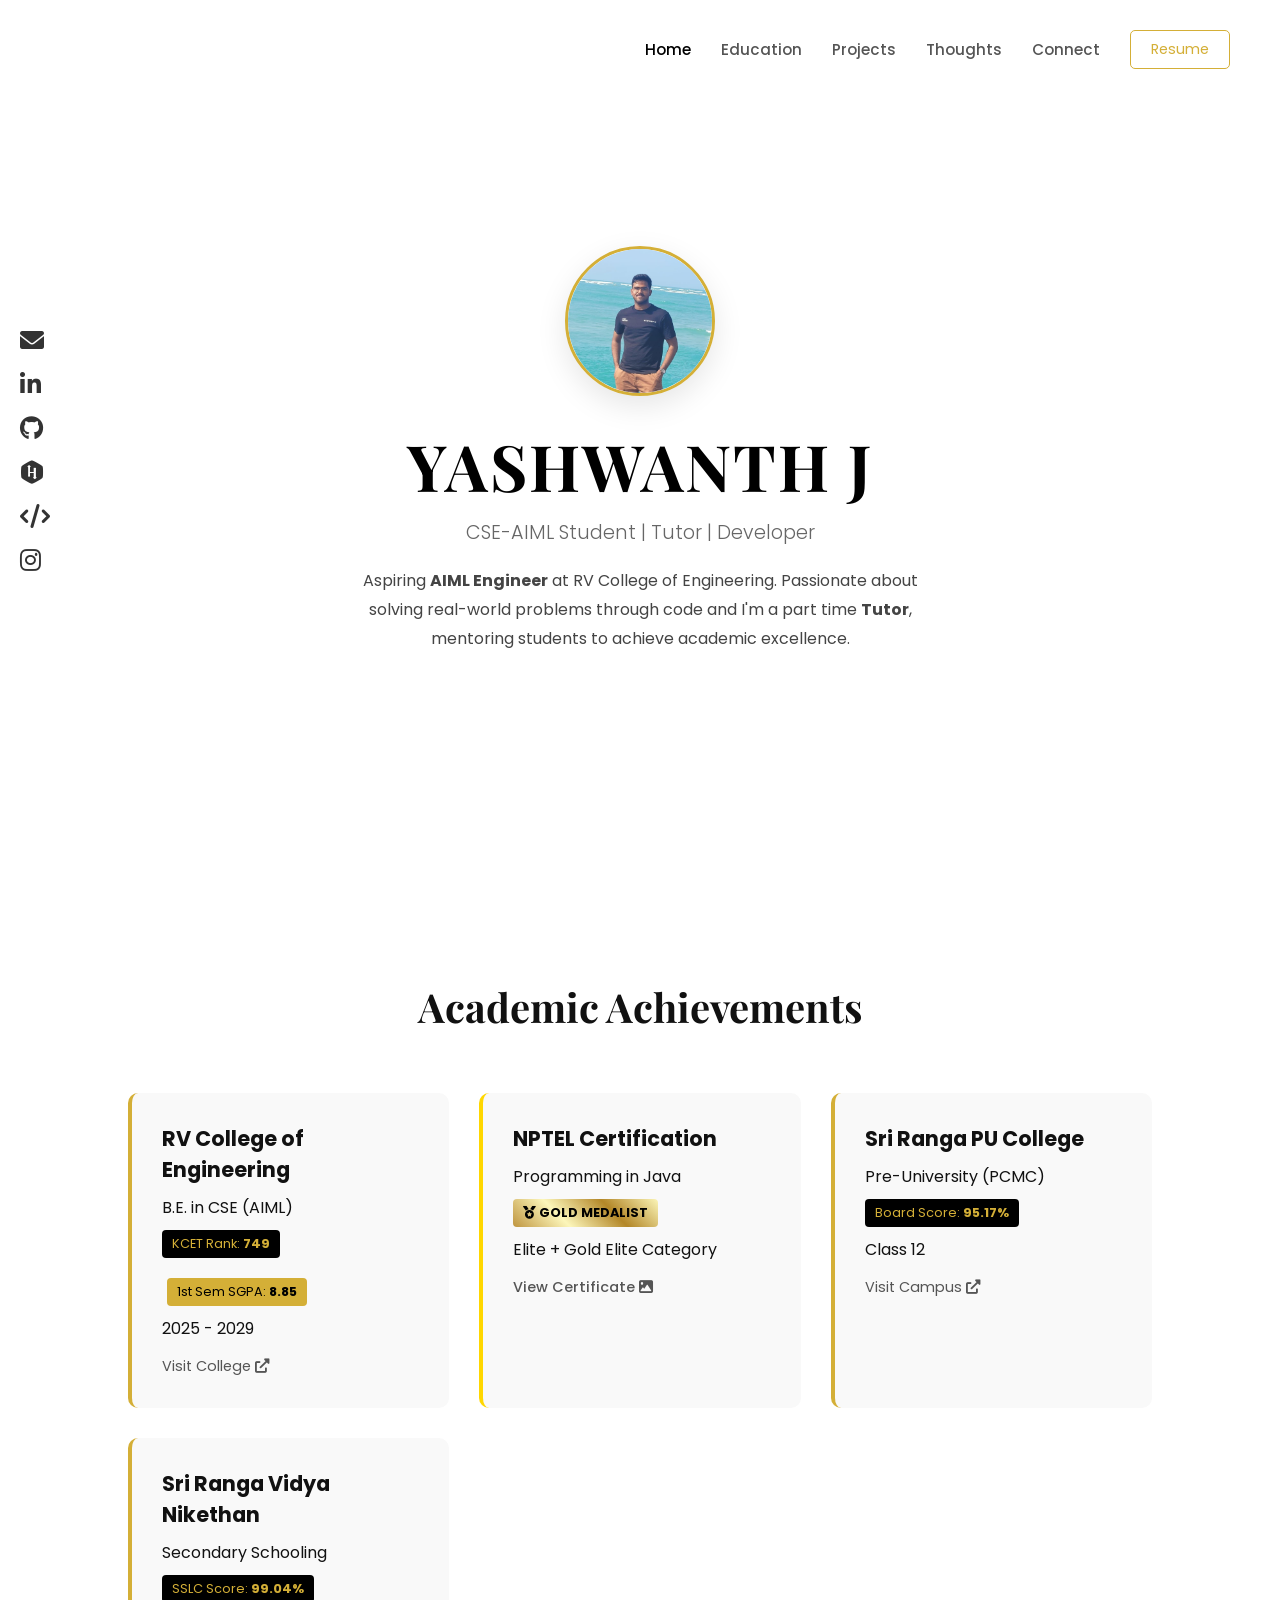
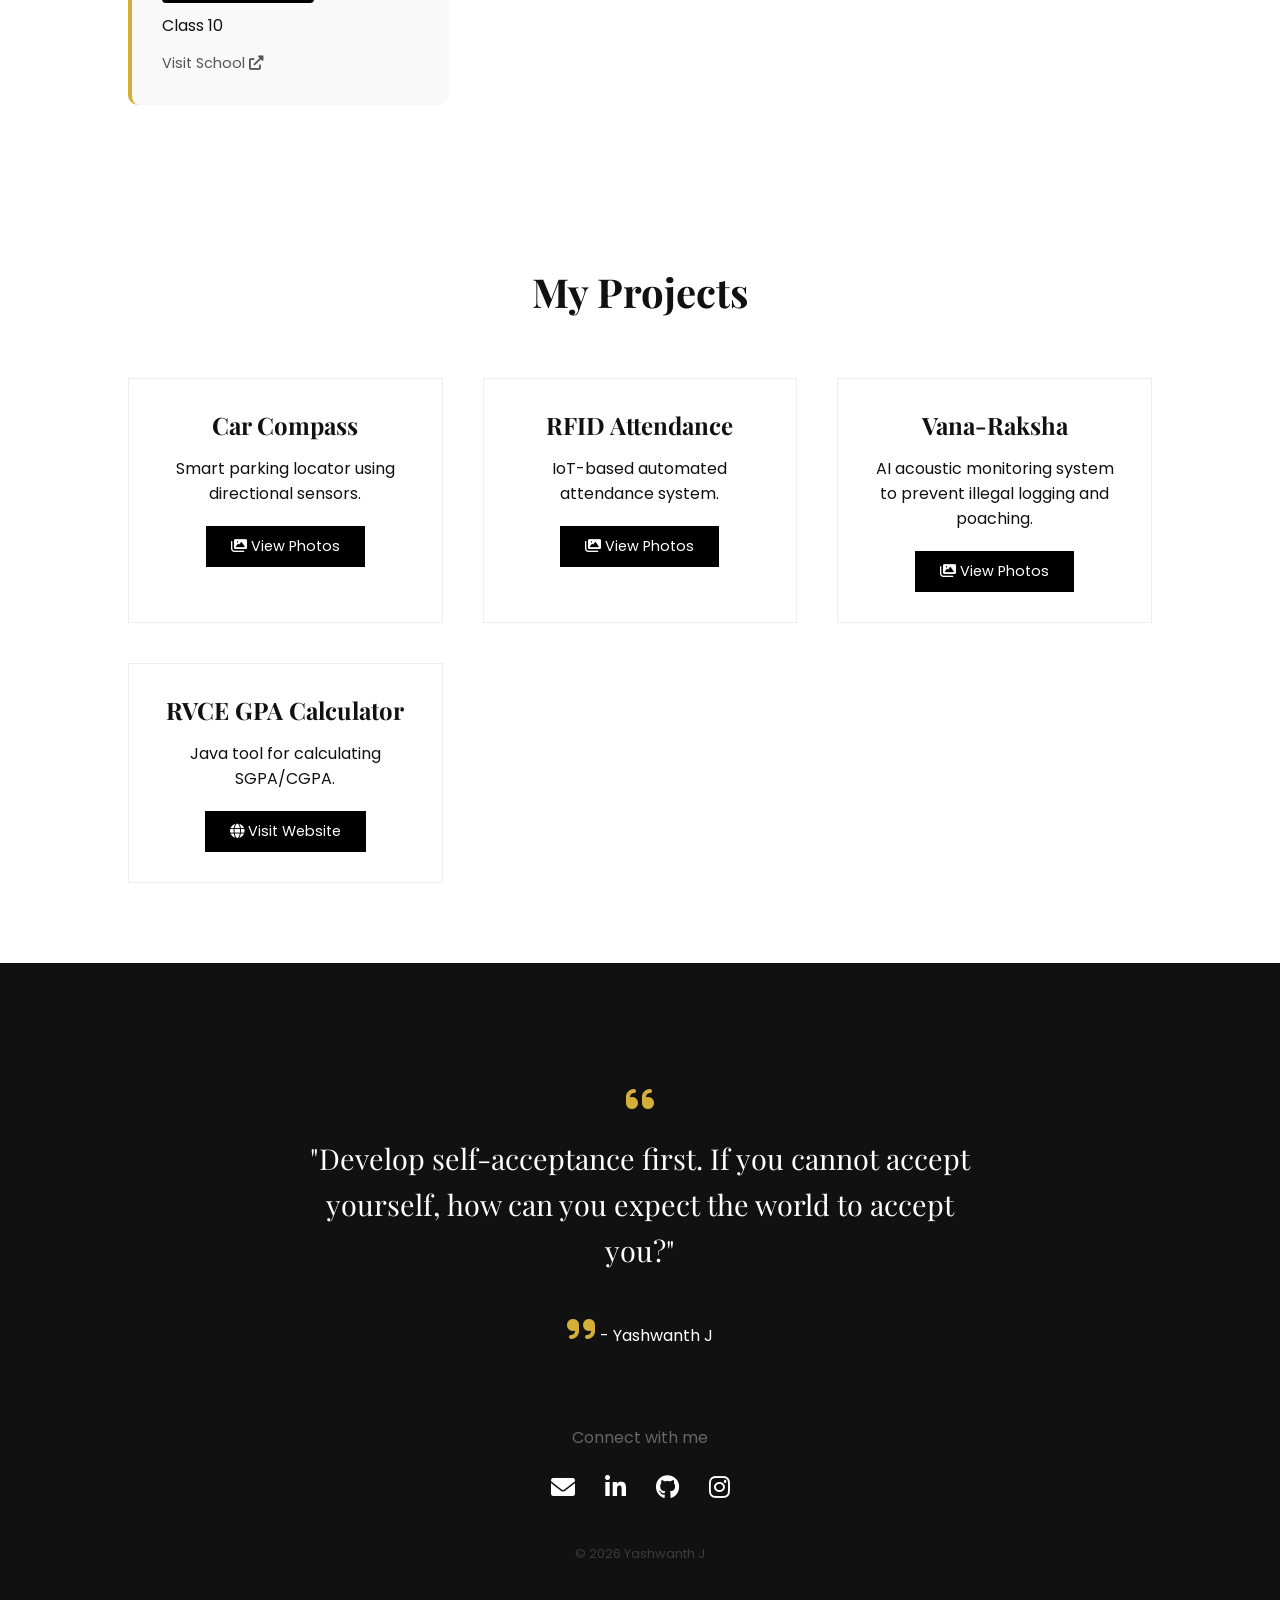
<file: index.html>
<!DOCTYPE html>
<html lang="en">
<head>
    <meta charset="UTF-8">
    <meta name="viewport" content="width=device-width, initial-scale=1.0">
    <title>Yashwanth J | Portfolio</title>
    <link rel="preconnect" href="https://fonts.googleapis.com">
    <link rel="preconnect" href="https://fonts.gstatic.com" crossorigin>
    <link href="https://fonts.googleapis.com/css2?family=Playfair+Display:wght@700;900&family=Poppins:wght@300;400;500;600&display=swap" rel="stylesheet">
    
    <link rel="stylesheet" href="style.css">
    <link rel="stylesheet" href="https://cdnjs.cloudflare.com/ajax/libs/font-awesome/6.0.0/css/all.min.css">
</head>
<body>

    <div class="social-sidebar">
       <a href="https://mail.google.com/mail/?view=cm&fs=1&to=yashwanthjrvce@gmail.com" target="_blank" class="social-item">
    <i class="fas fa-envelope"></i> <span class="platform-name">Gmail</span>
</a>
        <a href="https://www.linkedin.com/in/yashwanth-j-852555387/" target="_blank" class="social-item">
            <i class="fab fa-linkedin-in"></i> <span class="platform-name">LinkedIn</span>
        </a>
        <a href="https://github.com/YASHWANTH-J-HACKER" target="_blank" class="social-item">
            <i class="fab fa-github"></i> <span class="platform-name">GitHub</span>
        </a>
        <a href="https://www.hackerrank.com/profile/yashwanthj_ci25" target="_blank" class="social-item">
            <i class="fab fa-hackerrank"></i> <span class="platform-name">HackerRank</span>
        </a>
        <a href="https://leetcode.com/u/the_hacker_yashwanth/" target="_blank" class="social-item">
            <i class="fas fa-code"></i> <span class="platform-name">LeetCode</span>
        </a>
        <a href="https://www.instagram.com/i_am_yashwanth_j/" target="_blank" class="social-item">
            <i class="fab fa-instagram"></i> <span class="platform-name">Instagram</span>
        </a>
    </div>

    <nav class="top-nav">
        <div class="nav-links">
            <a href="#home" class="nav-btn active">Home</a>
            <a href="#education" class="nav-btn">Education</a>
            <a href="#projects" class="nav-btn">Projects</a>
            <a href="#quote" class="nav-btn">Thoughts</a>
            <a href="#connect" class="nav-btn">Connect</a>
            <a href="resume.pdf" target="_blank" class="nav-resume">Resume</a>
        </div>
    </nav>

    <section id="home" class="hero-section">
        <div class="profile-container">
            <img src="profile.jpg" alt="Yashwanth J" class="main-photo">
        </div>
        <h1 class="bulky-name">YASHWANTH J</h1>
        <p class="tagline">CSE-AIML Student | Tutor | Developer</p>
        <p class="bio-text">
            Aspiring <b>AIML Engineer</b> at RV College of Engineering. 
            Passionate about solving real-world problems through code and I'm a part time <strong>Tutor</strong>, mentoring students to achieve academic excellence.
        </p>
    </section>
    
    <section id="education">
        <h2 class="section-title">Academic Achievements</h2>
        <div class="edu-grid">
            <div class="edu-card">
                <h3>RV College of Engineering</h3>
                <p class="degree">B.E. in CSE (AIML)</p>
                <div class="score-badge">KCET Rank: <b>749</b></div>
                <div class="score-badge" style="background: var(--gold); color: #000; margin-left: 5px;">1st Sem SGPA: <b>8.85</b></div>
                <p class="year">2025 - 2029</p>
                <a href="https://rvce.edu.in" target="_blank" class="visit-btn">Visit College <i class="fas fa-external-link-alt"></i></a>
            </div>

            <div class="edu-card" style="border-left-color: #ffd700;">
                <h3>NPTEL Certification</h3>
                <p class="degree">Programming in Java</p>
                <div class="score-badge" style="background: linear-gradient(45deg, #bf953f, #fcf6ba, #b38728, #fbf5b7); color: #000; font-weight: bold;">
                    <i class="fas fa-medal"></i> GOLD MEDALIST
                </div>
                <p class="year">Elite + Gold Elite Category</p>
                <button class="visit-btn" onclick="openModal('modal-nptel')" style="background: none; border: none; cursor: pointer; padding: 0; font-weight: 500;">
                    View Certificate <i class="fas fa-image"></i>
                </button>
            </div>

            <div class="edu-card">
                <h3>Sri Ranga PU College</h3>
                <p class="degree">Pre-University (PCMC)</p>
                <div class="score-badge">Board Score: <b>95.17%</b></div>
                <p class="year">Class 12</p>
                <a href="https://www.uniapply.com/school/sri-ranga-pu-college-tdasarahalli-bangalore/" target="_blank" class="visit-btn">Visit Campus <i class="fas fa-external-link-alt"></i></a>
            </div>

            <div class="edu-card">
                <h3>Sri Ranga Vidya Nikethan</h3>
                <p class="degree">Secondary Schooling</p>
                <div class="score-badge">SSLC Score: <b>99.04%</b></div>
                <p class="year">Class 10</p>
                <a href="https://srvngroup.com/" target="_blank" class="visit-btn">Visit School <i class="fas fa-external-link-alt"></i></a>
            </div>
        </div>
    </section>

    <section id="projects">
        <h2 class="section-title">My Projects</h2>
        <div class="projects-container">
            
            <div class="project-box">
                <h3>Car Compass</h3>
                <p>Smart parking locator using directional sensors.</p>
                <button class="btn-action" onclick="openModal('modal-compass')">
                    <i class="fas fa-images"></i> View Photos
                </button>
            </div>

            <div class="project-box">
                <h3>RFID Attendance</h3>
                <p>IoT-based automated attendance system.</p>
                <button class="btn-action" onclick="openModal('modal-rfid')">
                    <i class="fas fa-images"></i> View Photos
                </button>
            </div>

            <div class="project-box">
                <h3>Vana-Raksha</h3>
                <p>AI acoustic monitoring system to prevent illegal logging and poaching.</p>
                <button class="btn-action" onclick="openModal('modal-vanraksha')">
                    <i class="fas fa-images"></i> View Photos
                </button>
            </div>

            <div class="project-box">
                <h3>RVCE GPA Calculator</h3>
                <p>Java tool for calculating SGPA/CGPA.</p>
                <a href="https://yashwanth-j-hacker.github.io/RVCE-Gpa-Calculator/" target="_blank" class="btn-action link-btn">
                    <i class="fas fa-globe"></i> Visit Website
                </a>
            </div>
        </div>
    </section>

    <section id="quote" class="quote-section">
        <div class="quote-box">
            <i class="fas fa-quote-left quote-icon"></i>
            <p>
                "Develop self-acceptance first. If you cannot accept yourself, 
                how can you expect the world to accept you?"
            </p>
            <i class="fas fa-quote-right quote-icon"></i>
            
            <span>- Yashwanth J</span>
        </div>

        <div class="footer-socials" id="connect">
            <p>Connect with me</p>
            <div class="footer-icons">
                <a href="mailto:yashwanthjrvce@gmail.com"><i class="fas fa-envelope"></i></a>
                <a href="https://www.linkedin.com/in/yashwanth-j-852555387/" target="_blank"><i class="fab fa-linkedin-in"></i></a>
                <a href="https://github.com/YUSHWANTH-J-HACKER" target="_blank"><i class="fab fa-github"></i></a>
                <a href="https://www.instagram.com/i_am_yashwanth_j/" target="_blank"><i class="fab fa-instagram"></i></a>
            </div>
            <p class="copyright">&copy; 2026 Yashwanth J</p>
        </div>
    </section>

    <div id="modal-compass" class="modal">
        <div class="modal-content">
            <span class="close-btn" onclick="closeModal('modal-compass')">&times;</span>
            <h2>Car Compass Gallery</h2>
            <div class="gallery-grid">
                <img src="carcompass1.jpg" alt="Compass Circuit">
                <img src="carcompass2.jpg" alt="Compass Prototype">
            </div>
        </div>
    </div>

    <div id="modal-rfid" class="modal">
        <div class="modal-content">
            <span class="close-btn" onclick="closeModal('modal-rfid')">&times;</span>
            <h2>RFID Gallery</h2>
            <div class="gallery-grid">
                <img src="rfid1.jpg" alt="RFID Hardware">
                <img src="rfid2.jpg" alt="RFID Output">
            </div>
        </div>
    </div>

    <div id="modal-vanraksha" class="modal">
        <div class="modal-content">
            <span class="close-btn" onclick="closeModal('modal-vanraksha')">&times;</span>
            <h2>Vana-Raksha Project Gallery</h2>
            <div class="gallery-grid" style="grid-template-columns: repeat(auto-fit, minmax(200px, 1fr));">
                <img src="vanraksha1.png" alt="Acoustic Data Analytics & Performance Curves">
                <img src="vanraksha2.png" alt="Edge-AI Machine Learning Matrix Validation">
                <img src="vanraksha3.png" alt="Acoustic AI Threat Classification Verdict">
            </div>
        </div>
    </div>

    <div id="modal-nptel" class="modal">
        <div class="modal-content">
            <span class="close-btn" onclick="closeModal('modal-nptel')">&times;</span>
            <h2>NPTEL Java Gold Medal Certificate</h2>
            <div class="gallery-grid">
                <img src="nptel.jpeg" alt="NPTEL Programming in Java Gold Medal Certificate" style="max-height: 500px; object-fit: contain;">
            </div>
        </div>
    </div>

    <script src="script.js"></script>
</body>
</html>
</file>
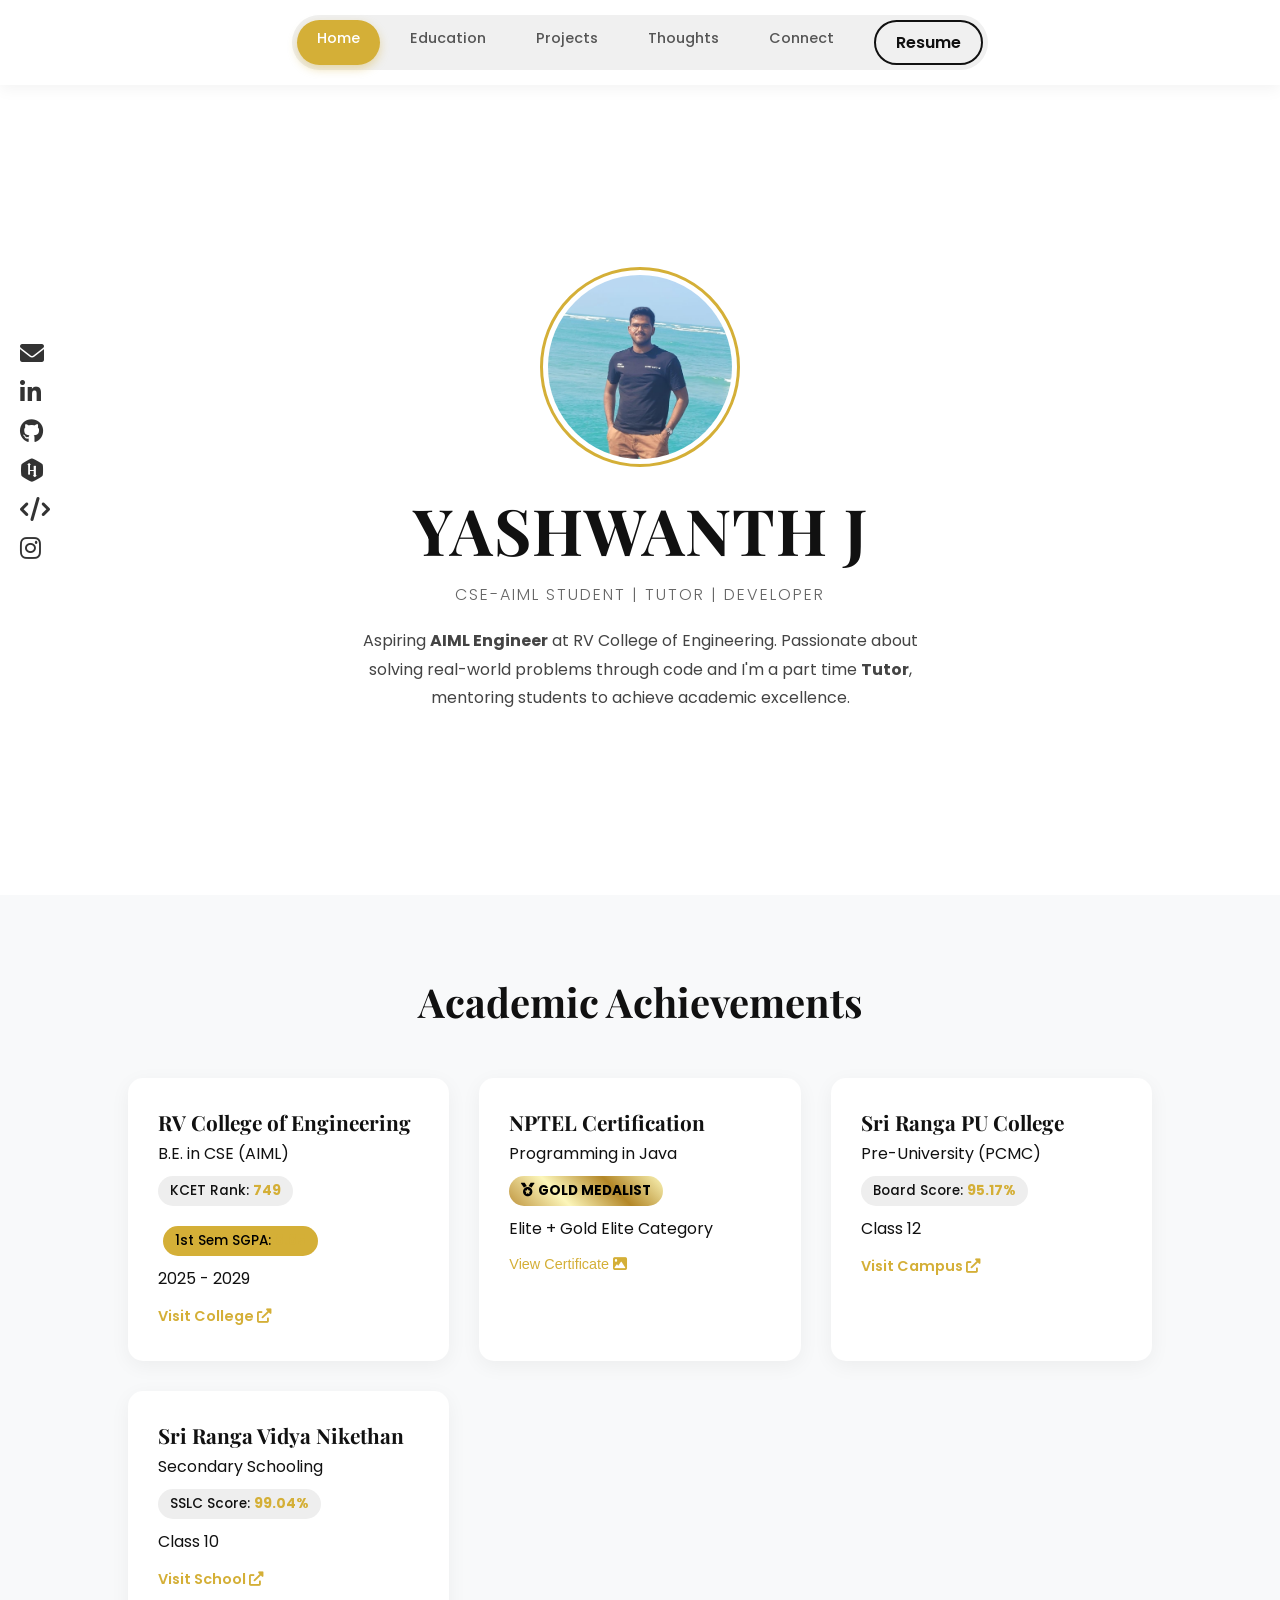
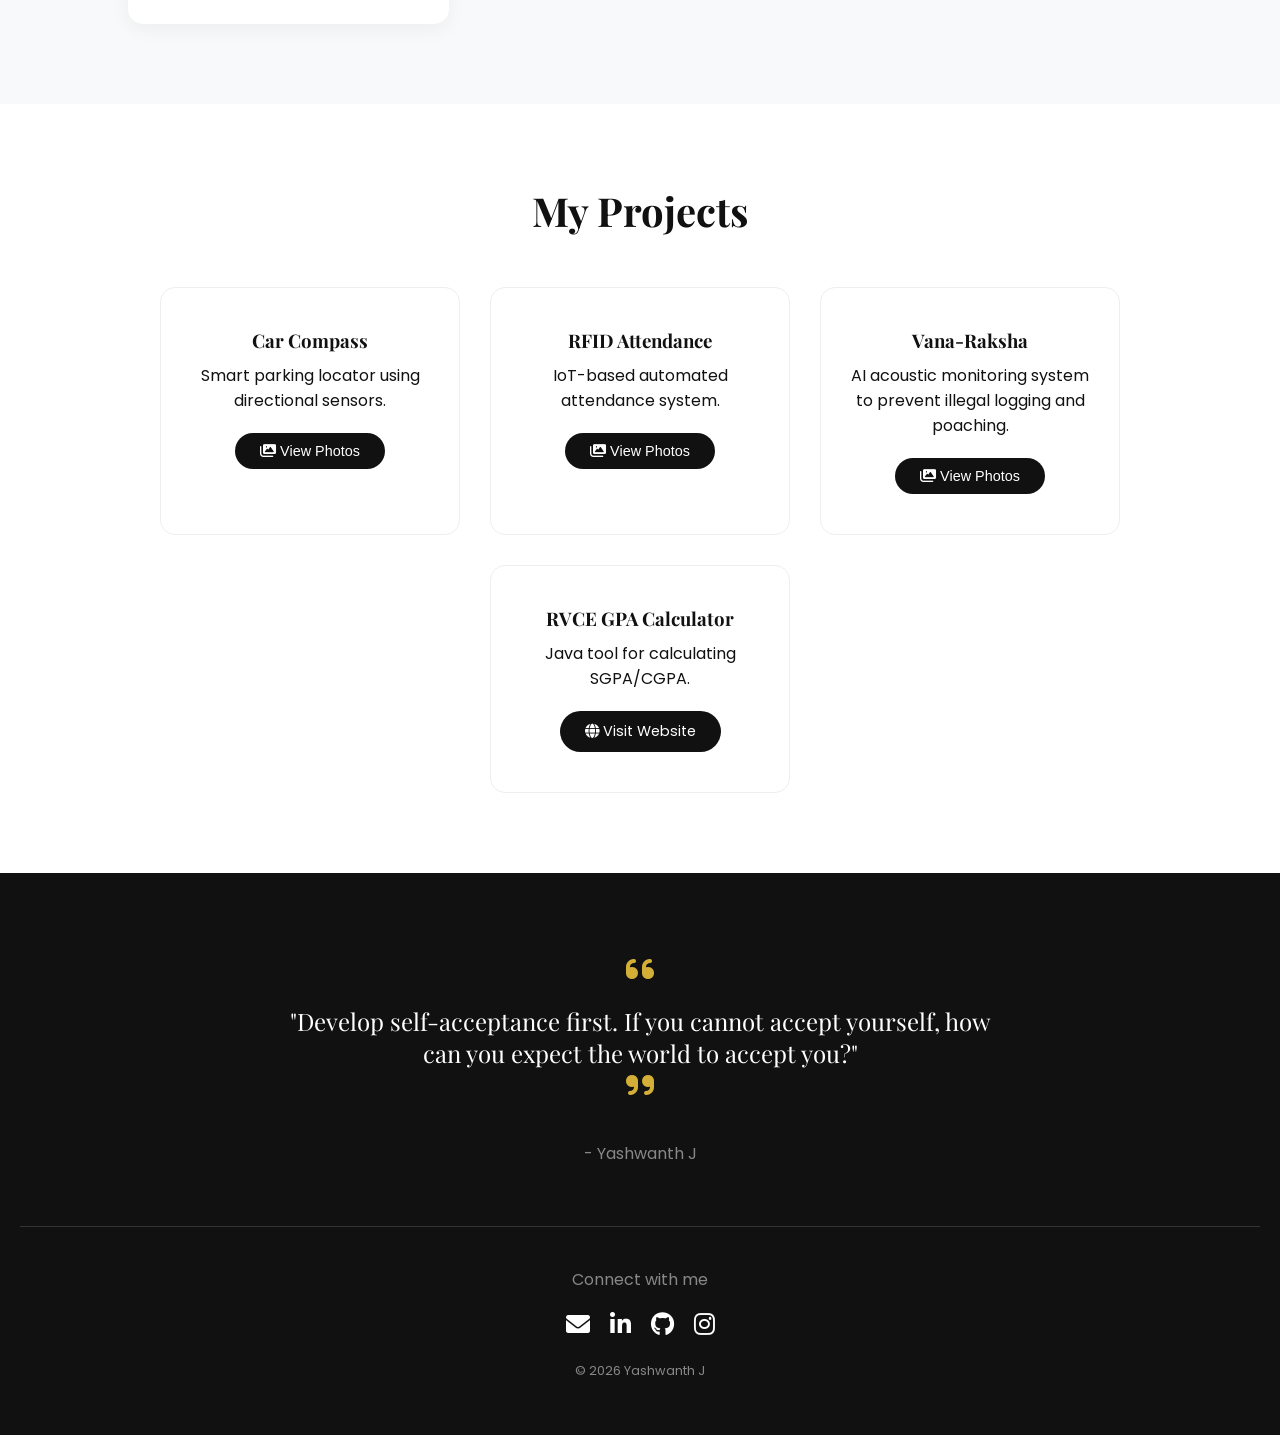
<file: yashwanth_web/index.html>
<!DOCTYPE html>
<html lang="en">
<head>
    <meta charset="UTF-8">
    <meta name="viewport" content="width=device-width, initial-scale=1.0">
    <title>Yashwanth J | Portfolio</title>
    <link rel="preconnect" href="https://fonts.googleapis.com">
    <link rel="preconnect" href="https://fonts.gstatic.com" crossorigin>
    <link href="https://fonts.googleapis.com/css2?family=Playfair+Display:wght@700;900&family=Poppins:wght@300;400;500;600&display=swap" rel="stylesheet">
    
    <link rel="stylesheet" href="style.css">
    <link rel="stylesheet" href="https://cdnjs.cloudflare.com/ajax/libs/font-awesome/6.0.0/css/all.min.css">
</head>
<body>

    <div class="social-sidebar">
       <a href="https://mail.google.com/mail/?view=cm&fs=1&to=yashwanthjrvce@gmail.com" target="_blank" class="social-item">
    <i class="fas fa-envelope"></i> <span class="platform-name">Gmail</span>
</a>
        <a href="https://www.linkedin.com/in/yashwanth-j-852555387/" target="_blank" class="social-item">
            <i class="fab fa-linkedin-in"></i> <span class="platform-name">LinkedIn</span>
        </a>
        <a href="https://github.com/YASHWANTH-J-HACKER" target="_blank" class="social-item">
            <i class="fab fa-github"></i> <span class="platform-name">GitHub</span>
        </a>
        <a href="https://www.hackerrank.com/profile/yashwanthj_ci25" target="_blank" class="social-item">
            <i class="fab fa-hackerrank"></i> <span class="platform-name">HackerRank</span>
        </a>
        <a href="https://leetcode.com/u/the_hacker_yashwanth/" target="_blank" class="social-item">
            <i class="fas fa-code"></i> <span class="platform-name">LeetCode</span>
        </a>
        <a href="https://www.instagram.com/i_am_yashwanth_j/" target="_blank" class="social-item">
            <i class="fab fa-instagram"></i> <span class="platform-name">Instagram</span>
        </a>
    </div>

    <nav class="top-nav">
        <div class="nav-links">
            <a href="#home" class="nav-btn active">Home</a>
            <a href="#education" class="nav-btn">Education</a>
            <a href="#projects" class="nav-btn">Projects</a>
            <a href="#quote" class="nav-btn">Thoughts</a>
            <a href="#connect" class="nav-btn">Connect</a>
            <a href="resume.pdf" target="_blank" class="nav-resume">Resume</a>
        </div>
    </nav>

    <section id="home" class="hero-section">
        <div class="profile-container">
            <img src="profile.jpg" alt="Yashwanth J" class="main-photo">
        </div>
        <h1 class="bulky-name">YASHWANTH J</h1>
        <p class="tagline">CSE-AIML Student | Tutor | Developer</p>
        <p class="bio-text">
            Aspiring <b>AIML Engineer</b> at RV College of Engineering. 
            Passionate about solving real-world problems through code and I'm a part time <strong>Tutor</strong>, mentoring students to achieve academic excellence.
        </p>
    </section>
    
    <section id="education">
        <h2 class="section-title">Academic Achievements</h2>
        <div class="edu-grid">
            <div class="edu-card">
                <h3>RV College of Engineering</h3>
                <p class="degree">B.E. in CSE (AIML)</p>
                <div class="score-badge">KCET Rank: <b>749</b></div>
                <div class="score-badge" style="background: var(--gold); color: #000; margin-left: 5px;">1st Sem SGPA: <b>8.85</b></div>
                <p class="year">2025 - 2029</p>
                <a href="https://rvce.edu.in" target="_blank" class="visit-btn">Visit College <i class="fas fa-external-link-alt"></i></a>
            </div>

            <div class="edu-card" style="border-left-color: #ffd700;">
                <h3>NPTEL Certification</h3>
                <p class="degree">Programming in Java</p>
                <div class="score-badge" style="background: linear-gradient(45deg, #bf953f, #fcf6ba, #b38728, #fbf5b7); color: #000; font-weight: bold;">
                    <i class="fas fa-medal"></i> GOLD MEDALIST
                </div>
                <p class="year">Elite + Gold Elite Category</p>
                <button class="visit-btn" onclick="openModal('modal-nptel')" style="background: none; border: none; cursor: pointer; padding: 0; font-weight: 500;">
                    View Certificate <i class="fas fa-image"></i>
                </button>
            </div>

            <div class="edu-card">
                <h3>Sri Ranga PU College</h3>
                <p class="degree">Pre-University (PCMC)</p>
                <div class="score-badge">Board Score: <b>95.17%</b></div>
                <p class="year">Class 12</p>
                <a href="https://www.uniapply.com/school/sri-ranga-pu-college-tdasarahalli-bangalore/" target="_blank" class="visit-btn">Visit Campus <i class="fas fa-external-link-alt"></i></a>
            </div>

            <div class="edu-card">
                <h3>Sri Ranga Vidya Nikethan</h3>
                <p class="degree">Secondary Schooling</p>
                <div class="score-badge">SSLC Score: <b>99.04%</b></div>
                <p class="year">Class 10</p>
                <a href="https://srvngroup.com/" target="_blank" class="visit-btn">Visit School <i class="fas fa-external-link-alt"></i></a>
            </div>
        </div>
    </section>

    <section id="projects">
        <h2 class="section-title">My Projects</h2>
        <div class="projects-container">
            
            <div class="project-box">
                <h3>Car Compass</h3>
                <p>Smart parking locator using directional sensors.</p>
                <button class="btn-action" onclick="openModal('modal-compass')">
                    <i class="fas fa-images"></i> View Photos
                </button>
            </div>

            <div class="project-box">
                <h3>RFID Attendance</h3>
                <p>IoT-based automated attendance system.</p>
                <button class="btn-action" onclick="openModal('modal-rfid')">
                    <i class="fas fa-images"></i> View Photos
                </button>
            </div>

            <div class="project-box">
                <h3>Vana-Raksha</h3>
                <p>AI acoustic monitoring system to prevent illegal logging and poaching.</p>
                <button class="btn-action" onclick="openModal('modal-vanraksha')">
                    <i class="fas fa-images"></i> View Photos
                </button>
            </div>

            <div class="project-box">
                <h3>RVCE GPA Calculator</h3>
                <p>Java tool for calculating SGPA/CGPA.</p>
                <a href="https://yashwanth-j-hacker.github.io/RVCE-Gpa-Calculator/" target="_blank" class="btn-action link-btn">
                    <i class="fas fa-globe"></i> Visit Website
                </a>
            </div>
        </div>
    </section>

    <section id="quote" class="quote-section">
        <div class="quote-box">
            <i class="fas fa-quote-left quote-icon"></i>
            <p>
                "Develop self-acceptance first. If you cannot accept yourself, 
                how can you expect the world to accept you?"
            </p>
            <i class="fas fa-quote-right quote-icon"></i>
            
            <span>- Yashwanth J</span>
        </div>

        <div class="footer-socials" id="connect">
            <p>Connect with me</p>
            <div class="footer-icons">
                <a href="mailto:yashwanthjrvce@gmail.com"><i class="fas fa-envelope"></i></a>
                <a href="https://www.linkedin.com/in/yashwanth-j-852555387/" target="_blank"><i class="fab fa-linkedin-in"></i></a>
                <a href="https://github.com/YASHWANTH-J-HACKER" target="_blank"><i class="fab fa-github"></i></a>
                <a href="https://www.instagram.com/i_am_yashwanth_j/" target="_blank"><i class="fab fa-instagram"></i></a>
            </div>
            <p class="copyright">&copy; 2026 Yashwanth J</p>
        </div>
    </section>

    <div id="modal-compass" class="modal">
        <div class="modal-content">
            <span class="close-btn" onclick="closeModal('modal-compass')">&times;</span>
            <h2>Car Compass Gallery</h2>
            <div class="gallery-grid">
                <img src="carcompass1.jpg" alt="Compass Circuit">
                <img src="carcompass2.jpg" alt="Compass Prototype">
            </div>
        </div>
    </div>

    <div id="modal-rfid" class="modal">
        <div class="modal-content">
            <span class="close-btn" onclick="closeModal('modal-rfid')">&times;</span>
            <h2>RFID Gallery</h2>
            <div class="gallery-grid">
                <img src="rfid1.jpg" alt="RFID Hardware">
                <img src="rfid2.jpg" alt="RFID Output">
            </div>
        </div>
    </div>

    <div id="modal-vanraksha" class="modal">
        <div class="modal-content">
            <span class="close-btn" onclick="closeModal('modal-vanraksha')">&times;</span>
            <h2>Vana-Raksha Project Gallery</h2>
            <div class="gallery-grid" style="grid-template-columns: repeat(auto-fit, minmax(200px, 1fr));">
                <img src="vanraksha1.png" alt="Acoustic Data Analytics & Performance Curves">
                <img src="vanraksha2.png" alt="Edge-AI Machine Learning Matrix Validation">
                <img src="vanraksha3.png" alt="Acoustic AI Threat Classification Verdict">
            </div>
        </div>
    </div>

    <div id="modal-nptel" class="modal">
        <div class="modal-content">
            <span class="close-btn" onclick="closeModal('modal-nptel')">&times;</span>
            <h2>NPTEL Java Gold Medal Certificate</h2>
            <div class="gallery-grid">
                <img src="nptel.jpeg" alt="NPTEL Programming in Java Gold Medal Certificate" style="max-height: 500px; object-fit: contain;">
            </div>
        </div>
    </div>

    <script src="script.js"></script>
</body>
</html>
</file>
<file: style.css>
/* --- GLOBAL VARIABLES --- */
:root {
    --bg-color: #ffffff;
    --text-color: #111;
    --gold: #d4af37;
    --light-gray: #f9f9f9;
}

/* --- RESET & FONTS --- */
* {
    margin: 0;
    padding: 0;
    box-sizing: border-box;
    font-family: 'Poppins', sans-serif;
    scroll-behavior: smooth;
}

body {
    background: var(--bg-color);
    color: var(--text-color);
    overflow-x: hidden; /* Prevent horizontal scroll on desktop */
}

/* --- SOCIAL SIDEBAR (DESKTOP) --- */
.social-sidebar {
    position: fixed;
    left: 20px;
    top: 50%;
    transform: translateY(-50%);
    display: flex;
    flex-direction: column;
    gap: 20px;
    z-index: 100;
}

.social-item {
    text-decoration: none;
    color: #333;
    font-size: 1.5rem;
    transition: all 0.3s ease;
    display: flex;
    align-items: center;
    gap: 10px;
}

.platform-name {
    font-size: 0.9rem;
    font-weight: 500;
    opacity: 0;
    transform: translateX(-10px);
    transition: all 0.3s ease;
    white-space: nowrap;
    pointer-events: none;
}

.social-item:hover {
    color: var(--gold);
    transform: translateX(5px);
}

.social-item:hover .platform-name {
    opacity: 1;
    transform: translateX(0);
}

/* --- TOP NAVIGATION --- */
.top-nav {
    position: absolute;
    top: 0;
    right: 0;
    padding: 30px 50px;
    width: 100%;
    display: flex;
    justify-content: flex-end;
    z-index: 10;
}

.nav-links {
    display: flex;
    gap: 30px;
    align-items: center;
}

.nav-btn {
    text-decoration: none;
    color: #555;
    font-weight: 500;
    font-size: 0.95rem;
    transition: color 0.3s;
}

.nav-btn:hover, .nav-btn.active {
    color: #000;
}

.nav-resume {
    text-decoration: none;
    color: var(--gold);
    border: 1px solid var(--gold);
    padding: 8px 20px;
    border-radius: 5px;
    transition: all 0.3s;
    font-size: 0.9rem;
}

.nav-resume:hover {
    background: var(--gold);
    color: #fff;
}

/* --- HERO SECTION --- */
.hero-section {
    height: 100vh;
    display: flex;
    flex-direction: column;
    justify-content: center;
    align-items: center;
    text-align: center;
    padding: 0 20px;
}

.profile-container {
    margin-bottom: 20px;
}

.main-photo {
    width: 150px;
    height: 150px;
    border-radius: 50%;
    object-fit: cover;
    border: 3px solid var(--gold);
    box-shadow: 0 10px 30px rgba(0,0,0,0.1);
}

.bulky-name {
    font-family: 'Playfair Display', serif;
    font-size: 4rem;
    letter-spacing: 2px;
    margin-bottom: 10px;
    color: #000;
}

.tagline {
    font-size: 1.2rem;
    color: #666;
    margin-bottom: 20px;
    font-weight: 300;
}

.bio-text {
    max-width: 600px;
    line-height: 1.8;
    color: #444;
}

/* --- GENERAL SECTIONS --- */
section {
    padding: 80px 10%;
}

.section-title {
    font-family: 'Playfair Display', serif;
    font-size: 2.5rem;
    text-align: center;
    margin-bottom: 60px;
}

/* --- EDUCATION GRID --- */
.edu-grid {
    display: grid;
    grid-template-columns: repeat(auto-fit, minmax(300px, 1fr));
    gap: 30px;
}

.edu-card {
    background: var(--light-gray);
    padding: 30px;
    border-radius: 10px;
    border-left: 4px solid var(--gold);
    transition: transform 0.3s;
}

.edu-card:hover {
    transform: translateY(-5px);
}

.edu-card h3 {
    margin-bottom: 10px;
    font-size: 1.3rem;
}

.score-badge {
    display: inline-block;
    background: #000;
    color: var(--gold);
    padding: 5px 10px;
    border-radius: 4px;
    font-size: 0.8rem;
    margin: 10px 0;
}

.visit-btn {
    display: inline-block;
    margin-top: 15px;
    text-decoration: none;
    color: #555;
    font-size: 0.9rem;
    border-bottom: 1px solid transparent;
}

.visit-btn:hover {
    color: var(--gold);
    border-color: var(--gold);
}

/* --- PROJECTS --- */
.projects-container {
    display: grid;
    grid-template-columns: repeat(auto-fit, minmax(300px, 1fr));
    gap: 40px;
}

.project-box {
    background: #fff;
    border: 1px solid #eee;
    padding: 30px;
    text-align: center;
    transition: box-shadow 0.3s;
}

.project-box:hover {
    box-shadow: 0 15px 40px rgba(0,0,0,0.08);
}

.project-box h3 {
    font-family: 'Playfair Display', serif;
    font-size: 1.5rem;
    margin-bottom: 15px;
}

.btn-action {
    margin-top: 20px;
    padding: 10px 25px;
    background: #000;
    color: #fff;
    border: none;
    cursor: pointer;
    transition: background 0.3s;
    text-decoration: none;
    display: inline-block;
    font-size: 0.9rem;
}

.btn-action:hover {
    background: var(--gold);
}

/* --- QUOTE & FOOTER --- */
.quote-section {
    background: #111;
    color: #fff;
    text-align: center;
    padding: 100px 20px;
}

.quote-box {
    max-width: 700px;
    margin: 0 auto 60px auto;
}

.quote-icon {
    color: var(--gold);
    font-size: 2rem;
    display: block;
    margin: 20px auto;
}

.quote-box p {
    font-family: 'Playfair Display', serif;
    font-size: 1.8rem;
    line-height: 1.6;
    margin-bottom: 20px;
}

.footer-socials p {
    color: #666;
    margin-bottom: 20px;
}

.footer-icons {
    display: flex;
    justify-content: center;
    gap: 30px;
    margin-bottom: 40px;
}

.footer-icons a {
    color: #fff;
    font-size: 1.5rem;
    transition: color 0.3s;
}

.footer-icons a:hover {
    color: var(--gold);
}

.copyright {
    font-size: 0.8rem;
    opacity: 0.5;
}

/* --- MODALS --- */
/* --- MODALS --- */
.modal {
    display: none; 
    position: fixed; 
    z-index: 1000; 
    left: 0;
    top: 0;
    width: 100%; 
    height: 100%; 
    background-color: rgba(0,0,0,0.9); 
    overflow-y: auto; /* FIX: Enables vertical scrolling when content overflows the screen height */
}

.modal-content {
    margin: 5% auto;
    padding: 20px;
    width: 80%;
    max-width: 900px;
    text-align: center;
}

.close-btn {
    color: #fff;
    float: right;
    font-size: 40px;
    font-weight: bold;
    cursor: pointer;
}

.gallery-grid {
    display: flex;
    justify-content: center;
    gap: 20px;
    flex-wrap: wrap;
    margin-top: 30px;
}

.gallery-grid img {
    max-width: 100%;
    height: 300px;
    object-fit: cover;
    border: 2px solid #333;
}

/* ------------------------------------------------ */
/* MOBILE RESPONSIVE LOGIC                          */
/* ------------------------------------------------ */

@media (max-width: 768px) {
    
    /* 1. Make Top Nav Scrollable (Like Instagram Stories) */
    .top-nav {
        justify-content: flex-start; 
        overflow-x: auto; 
        padding: 15px 20px;
        background: rgba(255,255,255,0.95);
    }

    .nav-links {
        gap: 15px;
        width: 100%;
        justify-content: flex-start;
        flex-wrap: nowrap; /* Force single line */
        white-space: nowrap; /* Prevent text wrapping */
        padding-bottom: 5px;
    }

    /* Hide scrollbar for clean look */
    .nav-links::-webkit-scrollbar { display: none; }

    .nav-btn, .nav-resume {
        font-size: 0.85rem;
        padding: 6px 12px;
    }

    /* 2. Transform Sidebar into Bottom App Bar */
    .social-sidebar {
        flex-direction: row; /* Make horizontal */
        position: fixed;
        top: auto; 
        bottom: 0; /* Stick to bottom */
        left: 0;
        width: 100%;
        transform: none; 
        background: #fff;
        padding: 12px 0;
        justify-content: space-evenly; 
        box-shadow: 0 -2px 10px rgba(0,0,0,0.1); 
        z-index: 2000;
        border-top: 1px solid #eee;
    }

    .social-item {
        font-size: 1.4rem; 
        padding: 5px;
    }

    /* Hide the text labels ("LinkedIn", "GitHub") on mobile */
    .platform-name {
        display: none !important; 
    }

    /* 3. Adjust Hero Text */
    .bulky-name { font-size: 2.5rem; }
    
    /* 4. Add "Safe Area" at bottom so content isn't hidden behind the bar */
    .hero-section { padding-bottom: 80px; }
    .projects-container { padding-bottom: 60px; }
    body { padding-bottom: 60px; }

    /* 5. Fluid Modal Layout Configuration for Mobile Views */
    .modal-content {
        width: 95%;
        margin: 10% auto;
        padding: 10px;
    }

    .gallery-grid {
        display: grid;
        grid-template-columns: repeat(auto-fit, minmax(240px, 1fr));
        gap: 15px;
    }

    .gallery-grid img {
        width: 100%;
        height: auto;          /* Reset fixed height to remove vertical squash */
        max-height: 250px;     /* Cap height limits on phone layouts */
        object-fit: contain;   /* Force entire image visibility with no cropping */
        background: #111;      /* Fill background spacing box neatly */
        border-radius: 6px;
    }
}
</file>
<file: yashwanth_web/style.css>
/* --- GLOBAL --- */
:root {
    --bg-color: #ffffff;
    --text-color: #111;
    --gold: #d4af37; /* The "Necessary Color" */
    --gold-light: #f4e8c1;
    --gray-bg: #f8f9fa;
    --font-head: 'Playfair Display', serif;
    --font-body: 'Poppins', sans-serif;
}

* { margin: 0; padding: 0; box-sizing: border-box; }
html { scroll-behavior: smooth; }

body {
    font-family: var(--font-body);
    background: var(--bg-color);
    color: var(--text-color);
}

/* --- FANCY TOP NAVIGATION --- */
.top-nav {
    position: sticky;
    top: 0;
    background: rgba(255, 255, 255, 0.95);
    padding: 15px 0;
    box-shadow: 0 4px 15px rgba(0,0,0,0.05);
    z-index: 1000;
    display: flex;
    justify-content: center;
}

.nav-links {
    display: flex;
    gap: 10px;
    background: #f0f0f0;
    padding: 5px;
    border-radius: 30px; /* Pill shape container */
}

.nav-btn {
    text-decoration: none;
    color: #555;
    padding: 8px 20px;
    border-radius: 25px;
    font-weight: 500;
    transition: 0.4s ease;
    font-size: 0.9rem;
}

/* Fancy Hover & Active States */
.nav-btn:hover {
    color: var(--gold);
    background: white;
}

.nav-btn.active {
    background: var(--gold); /* Colored when pressed/active */
    color: white;
    box-shadow: 0 4px 10px rgba(212, 175, 55, 0.4);
}

.nav-resume {
    text-decoration: none;
    color: var(--text-color);
    padding: 8px 20px;
    border: 2px solid var(--text-color);
    border-radius: 25px;
    font-weight: 600;
    margin-left: 10px;
    transition: 0.3s;
}
.nav-resume:hover { background: var(--text-color); color: white; }

/* --- SIDEBAR WITH TOOLTIPS --- */
.social-sidebar {
    position: fixed;
    left: 20px;
    top: 50%;
    transform: translateY(-50%);
    display: flex;
    flex-direction: column;
    gap: 15px;
    z-index: 900;
}

.social-item {
    display: flex;
    align-items: center;
    text-decoration: none;
    color: #333;
    font-size: 1.5rem;
    transition: 0.3s;
    position: relative;
}

.social-item i { transition: 0.3s; }
.social-item:hover i { color: var(--gold); transform: scale(1.2); }

/* The Tooltip (Hidden by default) */
.platform-name {
    position: absolute;
    left: 40px;
    background: #333;
    color: #fff;
    padding: 5px 10px;
    border-radius: 5px;
    font-size: 0.8rem;
    font-family: var(--font-body);
    opacity: 0;
    pointer-events: none;
    transform: translateX(-10px);
    transition: 0.3s ease;
    white-space: nowrap;
}

/* Show tooltip on hover */
.social-item:hover .platform-name {
    opacity: 1;
    transform: translateX(0);
}

/* --- HERO --- */
.hero-section {
    min-height: 90vh;
    display: flex; flex-direction: column; align-items: center; justify-content: center;
    text-align: center; padding: 20px;
}
.profile-container {
    width: 200px; height: 200px; margin-bottom: 20px;
    border-radius: 50%; padding: 5px; border: 3px solid var(--gold);
}
.main-photo { width: 100%; height: 100%; border-radius: 50%; object-fit: cover; }
.bulky-name { font-family: var(--font-head); font-size: 4rem; margin-bottom: 10px; letter-spacing: 1px; }
.tagline { color: #666; margin-bottom: 20px; font-weight: 300; letter-spacing: 2px; text-transform: uppercase; }
.bio-text { max-width: 600px; color: #444; line-height: 1.8; }

/* --- EDUCATION --- */
#education { background: var(--gray-bg); padding: 80px 10%; text-align: center; }
.section-title { font-family: var(--font-head); font-size: 2.5rem; margin-bottom: 50px; }

.edu-grid { display: grid; grid-template-columns: repeat(auto-fit, minmax(300px, 1fr)); gap: 30px; }

.edu-card {
    background: white; padding: 30px; border-radius: 15px;
    box-shadow: 0 5px 20px rgba(0,0,0,0.05); text-align: left;
    transition: 0.3s; border-bottom: 3px solid transparent;
}
.edu-card:hover { transform: translateY(-5px); border-bottom-color: var(--gold); }
.edu-card h3 { font-size: 1.3rem; margin-bottom: 5px; font-family: var(--font-head); }
.score-badge { display: inline-block; background: #eee; padding: 5px 12px; border-radius: 20px; font-size: 0.85rem; margin: 10px 0; font-weight: 500; }
.score-badge b { color: var(--gold); }

/* Visit Button in Education */
.visit-btn {
    display: inline-block; margin-top: 15px; text-decoration: none;
    color: var(--gold); font-weight: 600; font-size: 0.9rem; transition: 0.3s;
}
.visit-btn:hover { color: #333; transform: translateX(5px); }

/* --- PROJECTS --- */
#projects { padding: 80px 10%; text-align: center; }
.projects-container { display: flex; flex-wrap: wrap; justify-content: center; gap: 30px; }

.project-box {
    width: 300px; padding: 40px 20px; background: white;
    border: 1px solid #eee; border-radius: 15px; transition: 0.3s;
}
.project-box:hover { border-color: var(--gold); box-shadow: 0 10px 30px rgba(0,0,0,0.1); }
.project-box h3 { font-family: var(--font-head); margin-bottom: 10px; }

.btn-action {
    margin-top: 20px; padding: 10px 25px; background: #111; color: white;
    border: none; border-radius: 50px; cursor: pointer; text-decoration: none;
    display: inline-block; font-size: 0.9rem; transition: 0.3s;
}
.btn-action:hover { background: var(--gold); color: white; transform: translateY(-2px); }

/* --- FOOTER & THOUGHTS --- */
.quote-section { background: #111; color: white; padding: 80px 20px 40px; text-align: center; }
.quote-box { max-width: 700px; margin: 0 auto 60px; font-family: var(--font-head); font-size: 1.5rem; }
.quote-icon { color: var(--gold); font-size: 2rem; display: block; margin-bottom: 20px; }
.quote-box span { display: block; margin-top: 20px; font-size: 1rem; color: #888; font-family: var(--font-body); }

/* Footer Socials */
.footer-socials { border-top: 1px solid #333; padding-top: 40px; }
.footer-socials p { color: #888; margin-bottom: 15px; }
.footer-icons { display: flex; justify-content: center; gap: 20px; margin-bottom: 20px; }
.footer-icons a { color: white; font-size: 1.5rem; transition: 0.3s; }
.footer-icons a:hover { color: var(--gold); }
.copyright { font-size: 0.8rem; color: #555; }

/* --- MODAL --- */
.modal { display: none; position: fixed; z-index: 2000; left: 0; top: 0; width: 100%; height: 100%; background: rgba(0,0,0,0.9); }
.modal-content { background: white; margin: 10% auto; padding: 20px; width: 80%; max-width: 800px; border-radius: 10px; position: relative; text-align: center; }
.close-btn { position: absolute; right: 20px; top: 10px; font-size: 30px; cursor: pointer; color: #aaa; }
.close-btn:hover { color: #000; }
.gallery-grid { display: grid; grid-template-columns: 1fr 1fr; gap: 15px; margin-top: 20px; }
.gallery-grid img { width: 100%; border-radius: 5px; }

/* Mobile */
@media (max-width: 768px) {
    .social-sidebar { display: none; } /* Hide side social on mobile */
    .bulky-name { font-size: 2.5rem; }
    .nav-links { gap: 5px; font-size: 0.8rem; }
    .nav-btn { padding: 6px 12px; }
}
</file>
